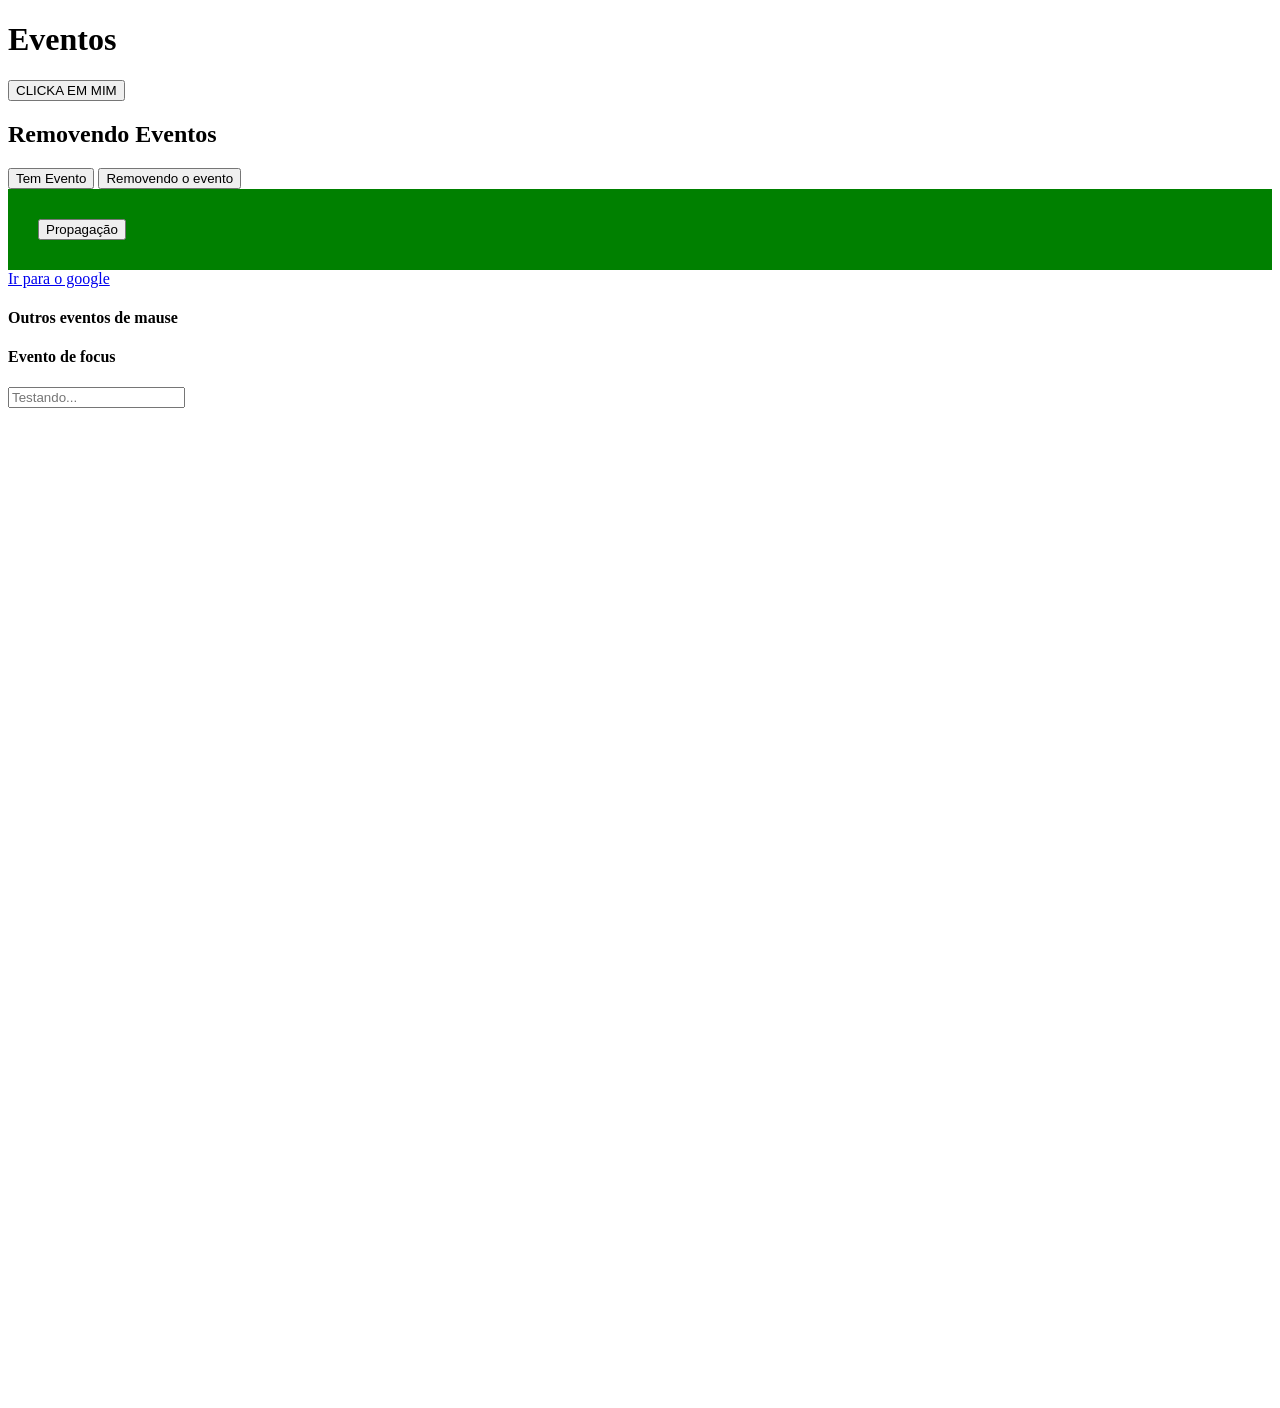
<file: 10_EVENTOS/index.html>
<!DOCTYPE html>
<html lang="en">
<head>
    <meta charset="UTF-8">
    <meta name="viewport" content="width=device-width, initial-scale=1.0">
    <link rel="stylesheet" href="css/style.css">
    <script src="js/scripts.js" defer></script>
    <title>Eventos</title>
</head>
<body>
    <h1 id="my-title">Eventos</h1>
    <button id="my-button">CLICKA EM MIM</button>

    <h2>Removendo Eventos</h2>
    <button id="btn">Tem Evento</button>
    <button id="other-btn">Removendo o evento</button>

    <div id="btn-container">
        <button id="div-btn">Propagação</button>
    </div>

    <a href="https://www.google.com">Ir para o google</a>

    <h4 id="mouse">Outros eventos de mause</h4>

    <h4>Evento de focus</h4>
    <input type="text" id="my-input" placeholder="Testando...">
</body>
</html>
</file>
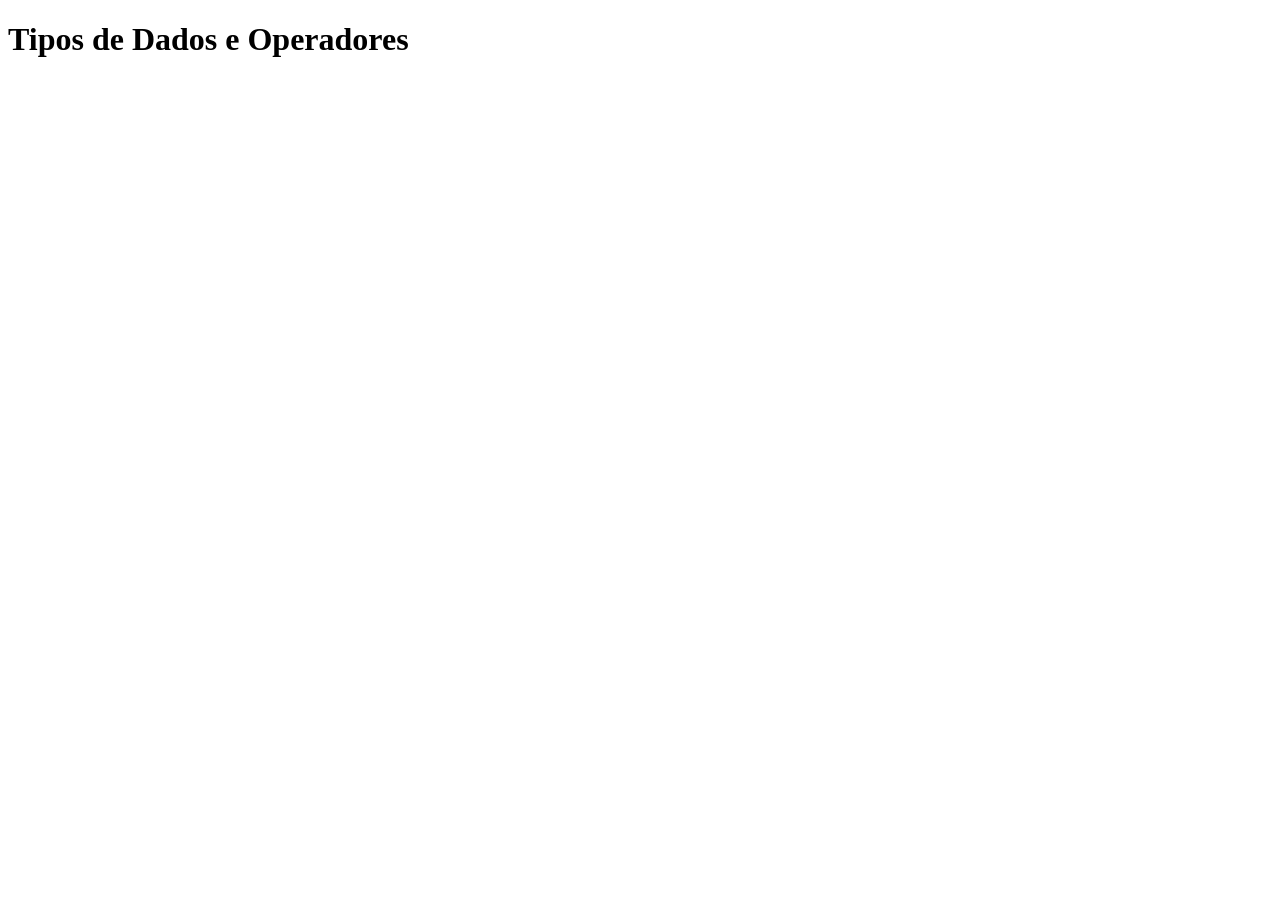
<file: 2_OPERADORES/index.html>
<!DOCTYPE html>
<html lang="en">
<head>
    <meta charset="UTF-8">
    <meta name="viewport" content="width=device-width, initial-scale=1.0">
    <script src="JS/script.js"></script>
    <title>Tipos de operadores</title>
</head>
<body>
    <h1>Tipos de Dados e Operadores </h1>
</body>
</html>
</file>
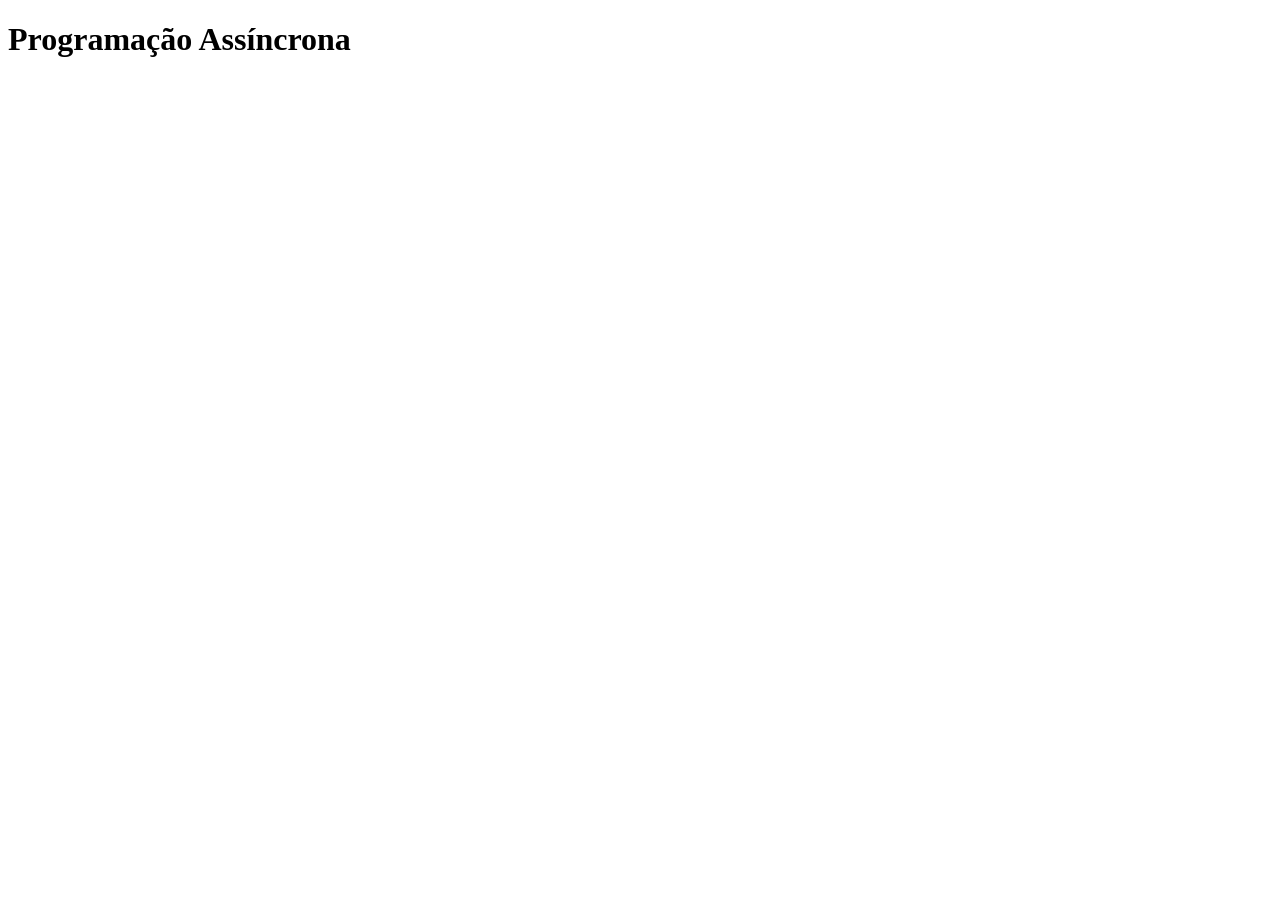
<file: 8_ASYNC/index.html>
<!DOCTYPE html>
<html lang="en">
  <head>
    <meta charset="UTF-8" />
    <meta http-equiv="X-UA-Compatible" content="IE=edge" />
    <meta name="viewport" content="width=device-width, initial-scale=1.0" />
    <title>Programação Assíncrona em JS</title>
    <script src="js/scripts.js"></script>
  </head>
  <body>
    <h1>Programação Assíncrona</h1>
  </body>
</html>
</file>
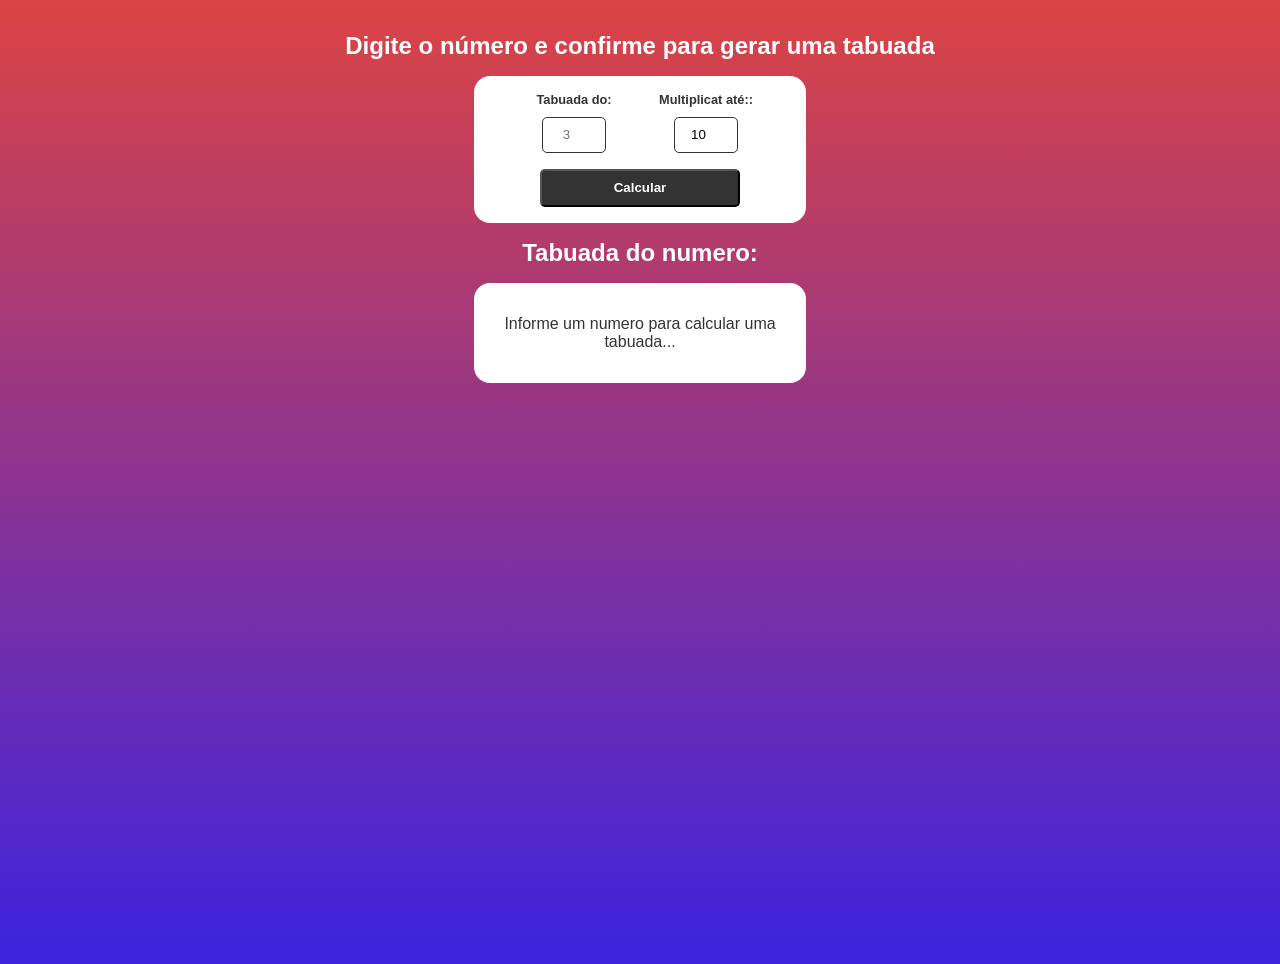
<file: 00_PROJETOS/1_TABUADA/index.html>
<!DOCTYPE html>
<html lang="en">
<head>
    <meta charset="UTF-8">
    <meta name="viewport" content="width=device-width, initial-scale=1.0">
    <link rel="stylesheet" href="css/style.css">
    <script src="js/scripts.js" defer></script>
    <title>Tabuada JS</title>
</head>
<body>
    <h2>Digite o número e confirme para gerar uma tabuada</h2>
    <form id="multiplication-form">
        <div class="form-control">
            <label for="number"> Tabuada do:</label>
            <input 
                type="number"
                name="number"
                id="number"
                placeholder="3">
        </div>

        <div class="form-control">
            <label for="multiplicator"> Multiplicat até::</label>
            <input 
                type="number"
                name="multiplicator"
                id="multiplicator"
                value="10">
        </div>

        <input type="submit" value="Calcular">
    </form>

    <div id="multiplication-table">
        <h2 id="multiplication-title">Tabuada do numero: <span></span></h2>
        <div id="multiplication-operations">
            <p>Informe um numero para calcular uma tabuada...</p>

            
        </div>
    </div>
</body>
</html>
</file>
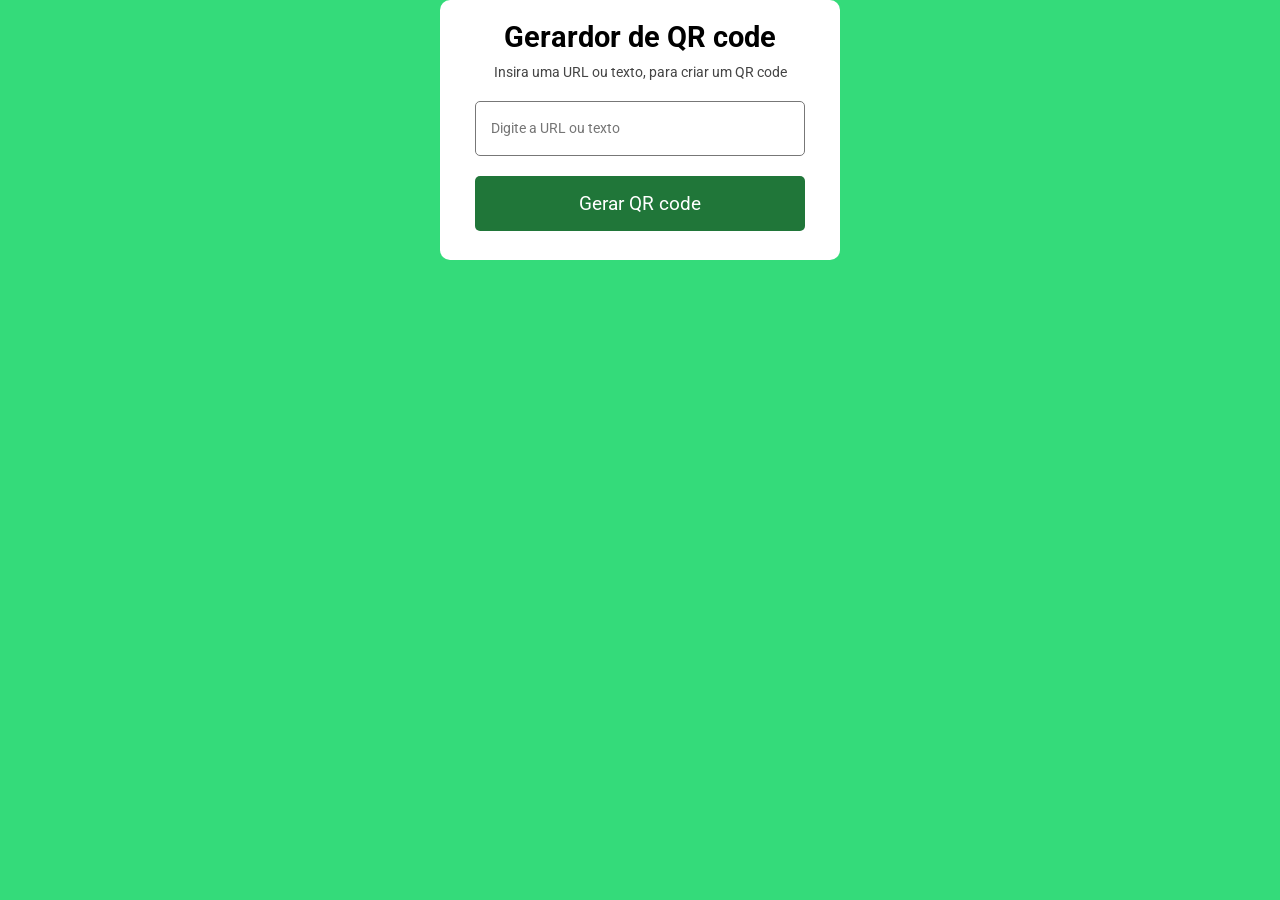
<file: 00_PROJETOS/2_GERAR_QRCODE/index.html>
<!DOCTYPE html>
<html lang="en">
<head>
    <meta charset="UTF-8">
    <meta name="viewport" content="width=device-width, initial-scale=1.0">
    <link rel="stylesheet" href="css/style.css">
    <script src="js/scripts.js" defer></script>
    <link
      href="https://fonts.googleapis.com/css2?family=Roboto:ital,wght@0,100;0,300;0,400;0,500;0,700;0,900;1,100;1,300;1,400;1,500;1,700;1,900&display=swap"
      rel="stylesheet"
    />
    <title>Gerar QRCode</title>
</head>
<body>
    <div class="container ">
        <header id="qr-header">
            <h1>Gerardor de QR code</h1>
            <p>Insira uma URL ou texto, para criar um QR code</p>
        </header>
        <div id="qr-form">
            <input type="text" placeholder="Digite a URL ou texto">
            <button>Gerar QR code</button>
        </div>
        <div id="qr-code">
            <img src="img/qrcode.png" alt="QR Code">
        </div>
    </div>
</body>
</html>
</file>
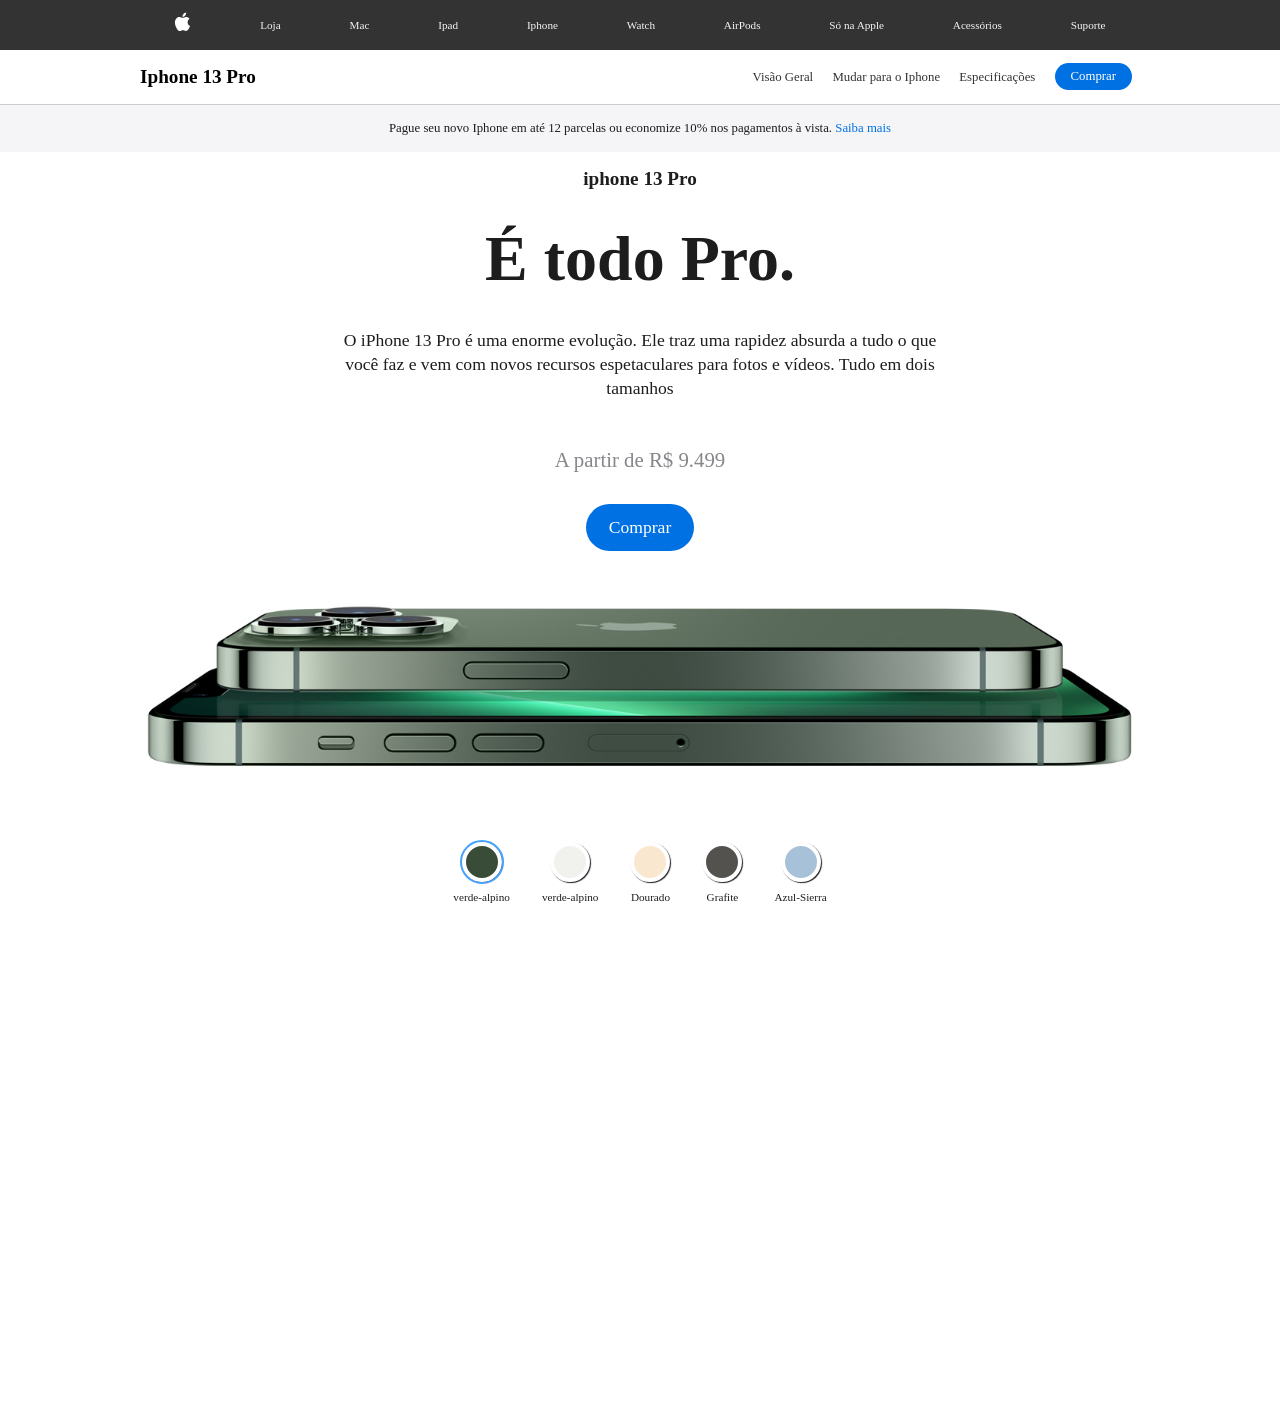
<file: 00_PROJETOS/3_CLONE_WEB_IPHONE/index.html>
<!DOCTYPE html>
<html lang="en">
<head>
    <meta charset="UTF-8">
    <meta name="viewport" content="width=device-width, initial-scale=1.0">
    <script src="js/scripts.js" defer></script>
    <link rel="stylesheet" href="css/style.css">
    
    <title>Clone_iphone_web</title>
</head>
<body>
    <header>
        <nav>
            <!-- Barra de navegação principal -->
            <ul id="navbar">
                <li id="logo">
                    <a href="#"><img src="img/logo_apple.svg" alt="Apple Store"></a>
                </li>
                <li><a href="#">Loja</a></li>
                <li><a href="#">Mac</a></li>
                <li><a href="#">Ipad</a></li>
                <li><a href="#">Iphone</a></li>
                <li><a href="#">Watch</a></li>
                <li><a href="#">AirPods</a></li>
                <li><a href="#">Só na Apple</a></li>
                <li><a href="#">Acessórios</a></li>
                <li><a href="#">Suporte</a></li>
            </ul>
        </nav>


        <!-- Barra de navegação auxiliar -->
        <div id="bottom-header">
            <div id="bottom-header-inner">
                <h3>Iphone 13 Pro</h3>
                <div id="bottom-header-links">
                    <a href="#">Visão Geral</a>
                    <a href="#">Mudar para o Iphone</a>
                    <a href="#">Especificações</a>
                    <a href="#" class="btn">Comprar</a>
                </div>
            </div>
        </div>
    </header>

    <div id="ribbon">
        <p>
            Pague seu novo Iphone em até 12 parcelas ou economize 10% nos pagamentos à vista. <a href="#">Saiba mais</a>
        </p>
    </div>

    <main id="main-content">
        <h1 id="title">iphone 13 Pro</h1>
        <p id="subtitle">É todo Pro.</p>
        <p id="description">
            O iPhone 13 Pro é uma enorme evolução. Ele traz uma rapidez absurda a
            tudo o que você faz e vem com novos recursos espetaculares para fotos e
            vídeos. Tudo em dois tamanhos
        </p>
        <p id="price">A partir de R$ 9.499</p>
        <a href="#" class="btn">Comprar</a>
        <img id="product-image" src="img/iphone_green.jpg" alt="iphone 13 Pro" >

        <!-- Mudar a cor da Imagem -->
        <div id="image-picker">
            <ul>
                <li id="green">
                    <span class="color selected"></span>
                    <span class="description">verde-alpino</span>
                </li>
                <li id="silver">
                    <span class="color"></span>
                    <span class="description">verde-alpino</span>
                </li>
                <li id="golden">
                    <span class="color"></span>
                    <span class="description">Dourado</span>
                </li>
                <li id="grafite">
                    <span class="color"></span>
                    <span class="description">Grafite</span>
                </li>
                <li id="blue">
                    <span class="color"></span>
                    <span class="description">Azul-Sierra</span>
                </li>
            </ul>
        </div>
    </main>

</body>
</html>
</file>
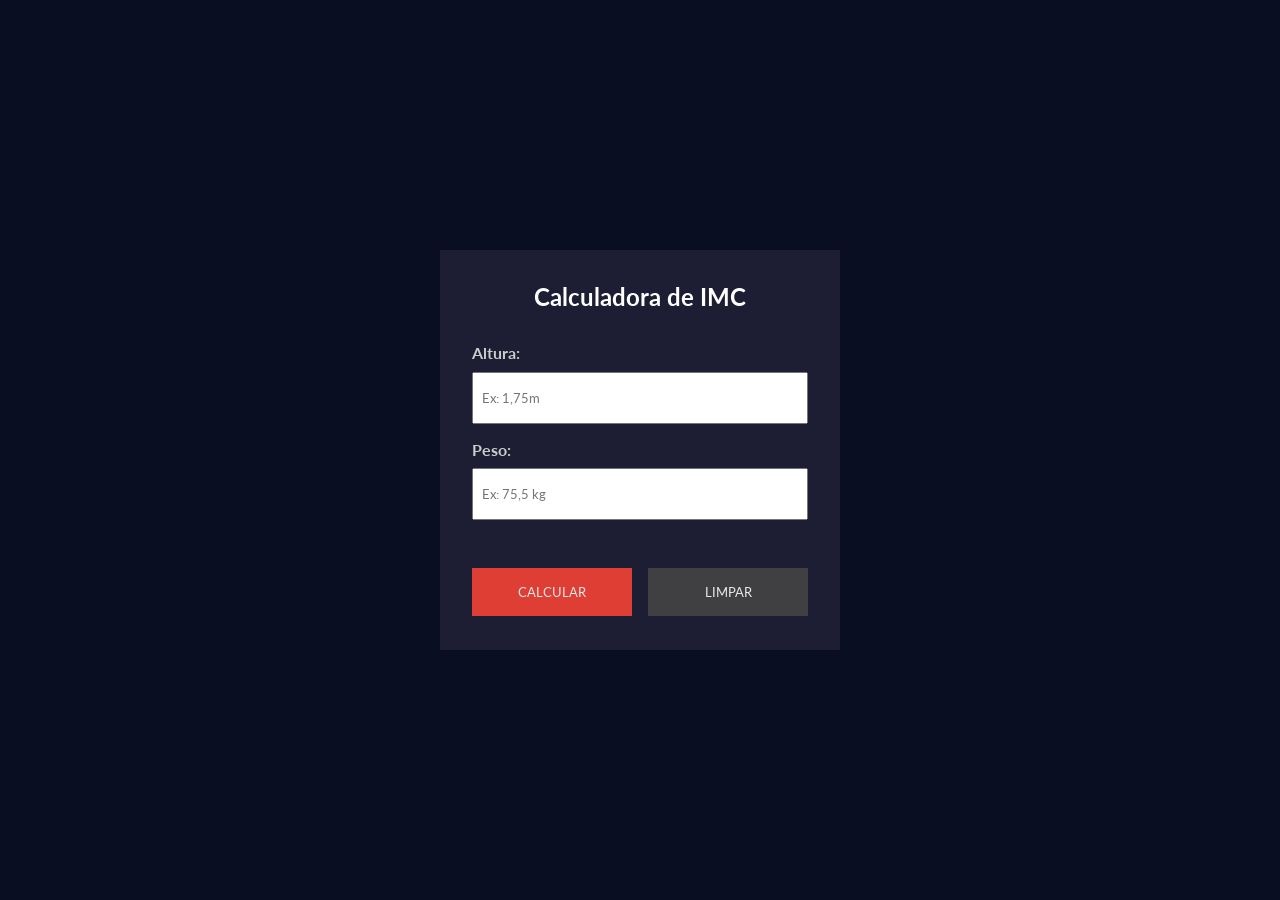
<file: 00_PROJETOS/4_CALCULADORA_IMC/index.html>
<!DOCTYPE html>
<html lang="en">
<head>
    <meta charset="UTF-8">
    <meta name="viewport" content="width=device-width, initial-scale=1.0">
    <link rel="stylesheet" href="css/style.css">
    <script src="js/scripts.js" defer></script>
     <link rel="preconnect" href="https://fonts.googleapis.com" />
    <link rel="preconnect" href="https://fonts.gstatic.com" crossorigin />
    <link
      href="https://fonts.googleapis.com/css2?family=Lato:ital,wght@0,100;0,300;0,400;0,700;0,900;1,100;1,300;1,400;1,700;1,900&display=swap"
      rel="stylesheet"
    />
    <title>Calculadora de IMC</title>
</head>
<body>
    <div class="container">
        <div id="calc-container">
            <h2>Calculadora de IMC</h2>
            <form id="imc-form">
                <div class="form-inputs">
                    <div class="form-control">
                        <label for="height">Altura:</label>
                        <input type="text" name="height" id="height" placeholder="Ex: 1,75m">
                    </div>

                    <div class="form-control">
                        <label for="weight">Peso:</label>
                        <input type="text" name="weight" id="weight" placeholder="Ex: 75,5 kg">
                    </div>
                </div>

                <div class="action-control">
                    <button id="calc-btn">Calcular</button>
                    <button id="clear-btn">Limpar</button>

                </div>
            </form>
        </div>

        <!-- RESULTADO -->
        <div id="result-container" class="hide">
            <p id="imc-number">Seu IMC: <span></span></p>
            <p id="imc-info">Situação Atual: <span></span></p>
            <h3>Confira as classificações:</h3>
            <div id="imc-table">
                <div class="table-header">
                    <h4>IMC</h4>
                    <h4>Classificação</h4>
                    <h4>Obesidade</h4>
                </div>
            </div>
            <button id="back-btn">Voltar</button>
        </div>


    </div>
</body>
</html>
</file>
<file: 10_EVENTOS/css/style.css>
body{
    margin-bottom: 1000px;
}

#btn-container{
    padding: 30px;
    background-color: green;
}
</file>
<file: 00_PROJETOS/1_TABUADA/css/style.css>
*{
    margin: 0;
    padding: 0;
    font-family: Helvetica;
}

body{
    text-align: center;
    padding: 2rem;
    min-height: 100vh;
    background: linear-gradient(180deg, #DB4444 0%,#3f24dd 98%);
    color: #fff;
}

h2{
    margin-bottom: 1rem;
}

#multiplication-form{
    display: flex;
    justify-content: center;
    align-items: center;
    flex-wrap: wrap;
    max-width: 300px;
    margin: 1rem auto;
    padding: 1rem;
    background-color: #fff;
    border-radius: 1rem;
    color: #333;
}

.form-control{
    display: flex;
    flex-direction: column;
    align-items: center;
    width: 100px;
    margin: 0 1rem;
}

.form-control label{
    margin-bottom: 0.6rem;
    font-size: 0.8rem;
    font-weight: bold;
}

.form-control input{
    margin-bottom: 1rem;
    flex: 1;
    padding: 0.6rem 0.4rem;
    border: 1px solid #333;
    width: 50px;
    border-radius: 5px;
    text-align: center;
}

#multiplication-form input[type="submit"]{
    max-height: 50px;
    padding: 0.6rem 1.2rem;
    width: 200px;
    color: #fff;
    background-color: #333;
    border: 1pix solid #333;
    border-radius: 5px;
    cursor: pointer;
    font-weight: bold;
}

#multiplication-operations{
    display: flex;
    flex-direction: column;
    align-items: center;
    max-width: 300px;
    margin: 1rem auto;
    padding: 2rem 1rem;
    background-color: #fff;
    color: #333;
    border-radius: 1rem;
}

#multiplication-operations .row{
    display: flex;
    justify-content: center;
    border: 1px solid #ccc;
    border-bottom: none;
    padding: 0.5rem;
    width: 150px;
}

#multiplication-operations .row:last-child{
    border: 1px solid #ccc;
}

#multiplication-operations .result{
    margin-left: 0.4rem;
}
</file>
<file: 00_PROJETOS/2_GERAR_QRCODE/css/style.css>
*{
    margin: 0;
    padding: 0;
    box-sizing: border-box;
    font-family: Roboto;
}

body{
    display: flex;
    align-items: center;
    justify-content: center;
    min-width: 10vh;
    background-color: #34db7a;
}

/* CONTAINER */
.container{
    background-color: #fff;
    height: 260px;
    width: 400px;
    border-radius: 10px;
    padding: 20px;
    transition: 0.2s;
}

.container.active{
    height: 500px;
}

/* HEADER */
#qr-header{
    text-align: center;
}

#qr-header h1{
    font-size: 1.8rem;
    margin-bottom: 10px;
}

#qr-header p{
    color: #444;
    font-size: 0.9rem;
}

/* FORM */
#qr-form{
    margin: 20px 15px;
}

#qr-form input,
#qr-form button{
    width: 100%;
    height: 55px;
    border: none;
    border-radius: 5px;
    font-size: 0.9rem;
}

#qr-form input{
    border: 1px solid #777;
    padding: 10px 15px;
    margin-bottom: 20px;
}

#qr-form button{
    background-color: #086824;
    color: #fff;
    font-size: 1.2rem;
    cursor: pointer;
    opacity: 0.9;
    transition: 0.4s;
}

#qr-form button:hover{
    opacity: 1;
}

/* QR Code */
#qr-code{
    display: flex;
    opacity: 0;
    border: 1px solid #ccc;
    padding: 30px 0;
    margin: 20px 15px;
    display: flex;
    justify-content: center;
    border-radius: 5px;
    transition: 0.5s;
}
.container.active #qr-code{
    opacity: 1;
}
</file>
<file: 00_PROJETOS/3_CLONE_WEB_IPHONE/css/style.css>
/* GERAL */
*{
    margin: 0;
    padding: 0;
    font-family: Verdana;
}

ul{
    list-style: none;
}

a{
    text-decoration: none;
}

/* NAVBAR */
header nav{
    background-color: #333;
}

#navbar{
    display: flex;
    justify-content: space-around;
    align-items: center;
    font-size: 0.7rem;
    padding: 0 1rem;
    max-width: 1000px;
    margin: 0 auto;
}

#navbar a{
    color: #f5f5f7;
    transition: .4s;
}

#navbar a:hover{
    color: #fff;
}

#bottom-header{
    font-size: .8rem;
    padding: 1rem;
    border-bottom: 1px solid #ccc;
}

#bottom-header h3{
    font-size: 1.2rem;
}

#bottom-header a{
    color: #333;
}

#bottom-header-inner{
    max-width: 1000px;
    margin: 0 auto;
    display: flex;
    justify-content: space-between;
    align-items: center;
}

#bottom-header-inner a{
    margin: 0 0.5rem;
}

#bottom-header-inner .btn,
.btn{
    background-color: #0071e3;
    border-radius: 10rem;
    padding: .4rem 1rem;
    color: #fff;
}

/* CONTEUDO */
#ribbon{
    text-align: center;
    padding: 1rem;
    background-color: #f5f5f7;
    color: #1d1d1d;
    font-size: .8rem;
}

#ribbon a{
    color: #0071e3;;
}

#main-content{
    text-align: center;
    color: #1d1d1d;
    display: flex;
    flex-direction: column;
}

#main-content #title{
    margin: 1rem;
    font-size: 1.2rem;
}

#main-content #subtitle{
    margin: 1rem;
    font-size: 4rem;
    font-weight: bold;
}

#main-content #description{
    max-width: 600px;
    margin: 1rem auto;
    font-size: 1.1rem;
    line-height: 1.5rem;
}
#main-content #price{
    font-size: 1.3rem;
    color: #86868b;
    margin: 2rem;
}

#main-content .btn{
    font-size: 1.1rem;
    padding: 0.8rem 1.4rem;
    align-self: center;
}

#main-content #product-image{
    max-width: 1000px;
    margin: 3rem auto;
    opacity: 1;
    transition: .5s;
}

#main-content #product-image.changing{
    opacity: 0.5s;
}

#image-picker{
    margin-bottom: 500px;
}

#image-picker ul{
    display: flex;
    justify-content: center;
}

#image-picker li{
    margin: 1rem;
    display: flex;
    flex-direction: column;
    align-items: center;
    cursor: pointer;
}

#image-picker li .color{
    width: 2rem;
    height: 2rem;
    border-radius: 50%;
    box-shadow: 1px 1px 1px;
    border: 4px solid #fff;
    pointer-events: none;
}

#image-picker li .description{
    font-size: .7rem;
    color: #1d1d1d;
    margin-top: .6rem;
}

#green .color{
    background-color: #394c38;
}

#silver .color{
    background-color: #f1f2ed;
}

#golden .color{
    background-color:#fae7cf ;
}

#grafite .color{
    background-color: #54524f;
}

#blue .color{
    background-color: #a7c1d9;
}

.selected{
    outline: 2px solid #43a1ff;
}


/* MOBILE */
@media (max-width: 450px){
    #navbar li{
        display: none;
    }

    #navbar #logo{
        display: flex;
    }

    #bottom-header-links a{
        display: none;
    }

    #bottom-header-links .btn{
        display: flex;
    }

    #main-content {
        padding: 2rem;
        overflow: hidden;
    }

    #main-content #subtitle{
        font-size: 3rem;
    }
}

/* Tablet */
@media (max-width: 770px) {
    #product-image{
        width: 700px;
    }
}
</file>
<file: 00_PROJETOS/4_CALCULADORA_IMC/css/style.css>
*{
    margin: 0;
    padding: 0;
    box-sizing: border-box;
    font-family: "Lato", sans-serif;
}

body{
    background-color: #090e22;
    display: flex;
    justify-content: center;
    align-items: center;
    min-height: 100vh;
    color: #fff;
}

.hide{
    display: none !important;
}

.container{
    min-width: 400px;
    min-height: 400px;
    background-color: #1d1e33;
    padding: 2rem;
}

/* IMC FORM */
#calc-container h2 {
    text-align: center;
    margin-bottom: 2rem;
}

.form-inputs{
    display: flex;
    flex-direction: column;
    justify-content: space-between;
}

.form-control{
    display: flex;
    flex-direction: column;
    flex: 1;
    margin-bottom: 1rem;
}

.form-control label{
    font-weight: bold;
    margin-bottom: .6rem;
    color: #ccc;
}

.form-control input{
    padding: 1rem 0.5rem;
}

.action-control{
    display: flex;
    justify-content: space-between;
    margin-top: 2rem;
    gap: 1rem;
}

button{
    text-transform: uppercase;
    padding: 1rem 1.5rem;
    background-color: #f44236;
    border: none;
    color: #fff;
    cursor: pointer;
    opacity: 0.9;
    flex: 1;
}

button:hover{
    opacity: 1;
}

#clear-btn{
    background-color: #444;
}


/* TABLE */
#result-container{
    text-align: center;
    display: flex;
    flex-direction: column;
}

#imc-number{
    font-size: 2.4rem;
    margin-bottom: .6rem;
}

#imc-info{
    font-size: 1.4rem;
    color: #ccc;
}

#result-container h3{
    margin-top: 1rem;
    color: #dfdfdf;
}

#imc-table{
    margin: 1.5rem 0;
    font-size: 0.8rem;
}

.table-header{
    font-weight: bold;
    color: #ccc;
}

.table-header,
.table-date{
    display: flex;
    justify-content: space-between;
    margin-bottom: .5rem;
    padding-bottom: .5rem;
    border-bottom: 1px solid #444;
}

.table-header h4,
.table-date p{
    flex: 1;
}

.table-header h4:nth-child(3),
.table-date p:nth-child(3){
    max-width: 80px;
}

#back-btn{
    align-self: center;
}

.good{
    color: #12bd34;
}

.low{
    color: #dbce12;
}

.medium{
   
    color: #db6212;
}
.high{
    color: #db1912;
}
</file>
